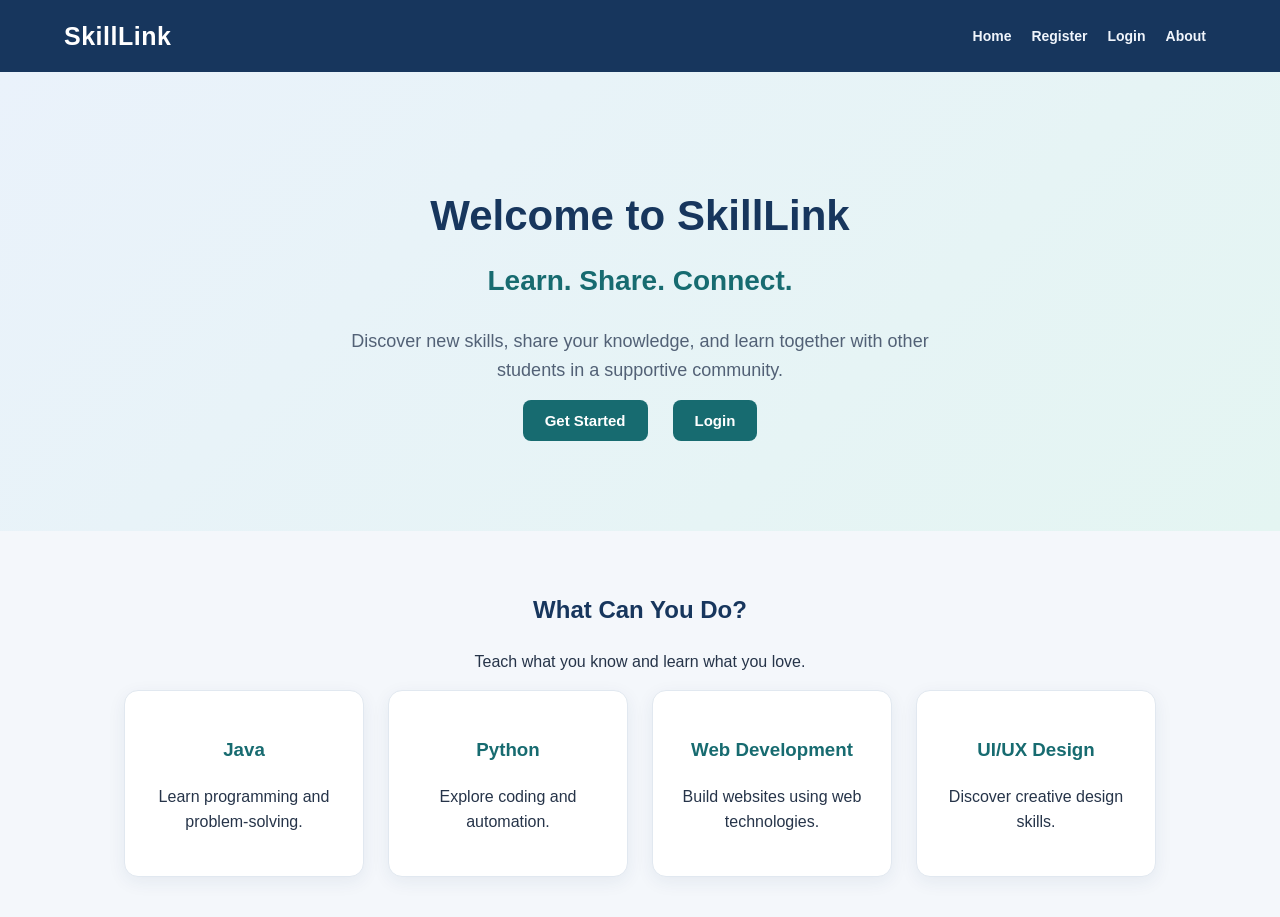
<file: index.html>
<!doctype html>
<html lang="en">
  <head>
    <meta charset="UTF-8" />
    <meta name="viewport" content="width=device-width, initial-scale=1.0" />
    <title>SkillLink - Learn. Share. Connect.</title>
    <link rel="stylesheet" href="style.css" />
  </head>
  <body>
    <nav>
      <div class="logo">SkillLink</div>

      <div class="nav-links">
        <a href="index.html">Home</a>
        <a href="register.html" id="registerLink">Register</a>
        <a href="login.html" id="loginLink">Login</a>
        <a href="dashboard.html" id="dashboardLink" style="display: none">
          Dashboard
        </a>
        <a href="about.html">About</a>
        <button
          id="logoutButton"
          onclick="logout()"
          style="display: none; margin: 5px"
        >
          Logout
        </button>
      </div>
    </nav>

    <section class="hero">
      <h1>Welcome to SkillLink</h1>
      <h2>Learn. Share. Connect.</h2>
      <p>
        Discover new skills, share your knowledge, and learn together with other
        students in a supportive community.
      </p>

      <p>
        <a href="register.html" id="getStartedLink">
          <button type="button">Get Started</button>
        </a>
        <a href="login.html" id="heroLoginLink">
          <button type="button">Login</button>
        </a>
        <a href="dashboard.html" id="heroDashboardLink" style="display: none">
          <button type="button">Go to Dashboard</button>
        </a>
      </p>
    </section>

    <section class="skills">
      <h2>What Can You Do?</h2>
      <p>Teach what you know and learn what you love.</p>

      <div class="skill-container">
        <div class="skill-card">
          <h3>Java</h3>
          <p>Learn programming and problem-solving.</p>
        </div>

        <div class="skill-card">
          <h3>Python</h3>
          <p>Explore coding and automation.</p>
        </div>

        <div class="skill-card">
          <h3>Web Development</h3>
          <p>Build websites using web technologies.</p>
        </div>

        <div class="skill-card">
          <h3>UI/UX Design</h3>
          <p>Discover creative design skills.</p>
        </div>
      </div>
    </section>

    <script>
      let email = localStorage.getItem("userEmail");
      

      if (email != null && email.trim() !== "") {
        document.getElementById("registerLink").style.display = "none";
        document.getElementById("loginLink").style.display = "none";
        document.getElementById("dashboardLink").style.display = "inline-block";
        document.getElementById("logoutButton").style.display = "inline-block";
        document.getElementById("getStartedLink").style.display = "none";
        document.getElementById("heroLoginLink").style.display = "none";
        document.getElementById("heroDashboardLink").style.display =
          "inline-block";
      }

      function logout() {
        localStorage.removeItem("userEmail");
        window.location.href = "index.html";
      }
    </script>
    <script>
      let email = localStorage.getItem("userEmail");

      if (email != null && email.trim() !== "") {
        window.location.replace("dashboard.html");
      }
    </script>
    
<script>
  (function () {
    const savedEmail = localStorage.getItem("userEmail");

    if (savedEmail && savedEmail.trim() !== "") {
      window.location.replace("dashboard.html");
    }
  })();
</script>

<script>
  const savedEmail = localStorage.getItem("userEmail");

  if (savedEmail && savedEmail.trim() !== "") {
    document.getElementById("registerLink").style.display = "none";
    document.getElementById("loginLink").style.display = "none";
    document.getElementById("dashboardLink").style.display = "inline-block";
    document.getElementById("logoutButton").style.display = "inline-block";
    document.getElementById("getStartedLink").style.display = "none";
    document.getElementById("heroLoginLink").style.display = "none";
    document.getElementById("heroDashboardLink").style.display = "inline-block";
  }

  function logout() {
    localStorage.removeItem("userEmail");
    window.location.href = "index.html";
  }
</script>
</body>
</html>

</body>
</html>

  </body>
</html>
</file>
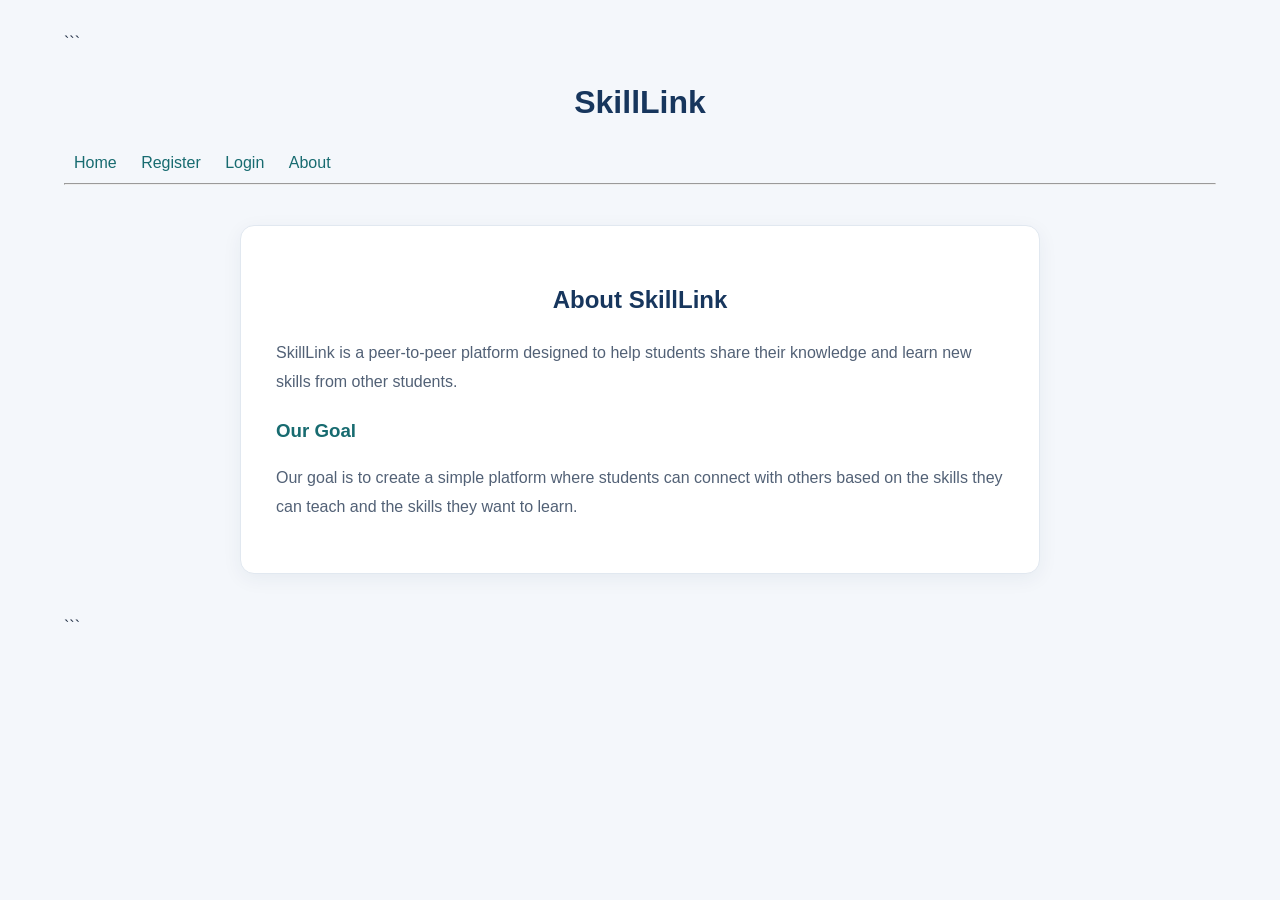
<file: about.html>
<!DOCTYPE html>

<html>
<head>
    <title>About - SkillLink</title>
    <link rel="stylesheet" href="style.css">
</head>

<body>
    <div class="container">

```
<h1>SkillLink</h1>

<a href="index.html">Home</a>
<a href="register.html">Register</a>
<a href="login.html">Login</a>
<a href="about.html">About</a>

<hr>
<div class="about-container">

<h2>About SkillLink</h2>

<p>
    SkillLink is a peer-to-peer platform designed to help
    students share their knowledge and learn new skills
    from other students.
</p>

<h3>Our Goal</h3>

<p>
    Our goal is to create a simple platform where students
    can connect with others based on the skills they can
    teach and the skills they want to learn.
</p>
</div>
```
</div>
</body>
</html>
</file>
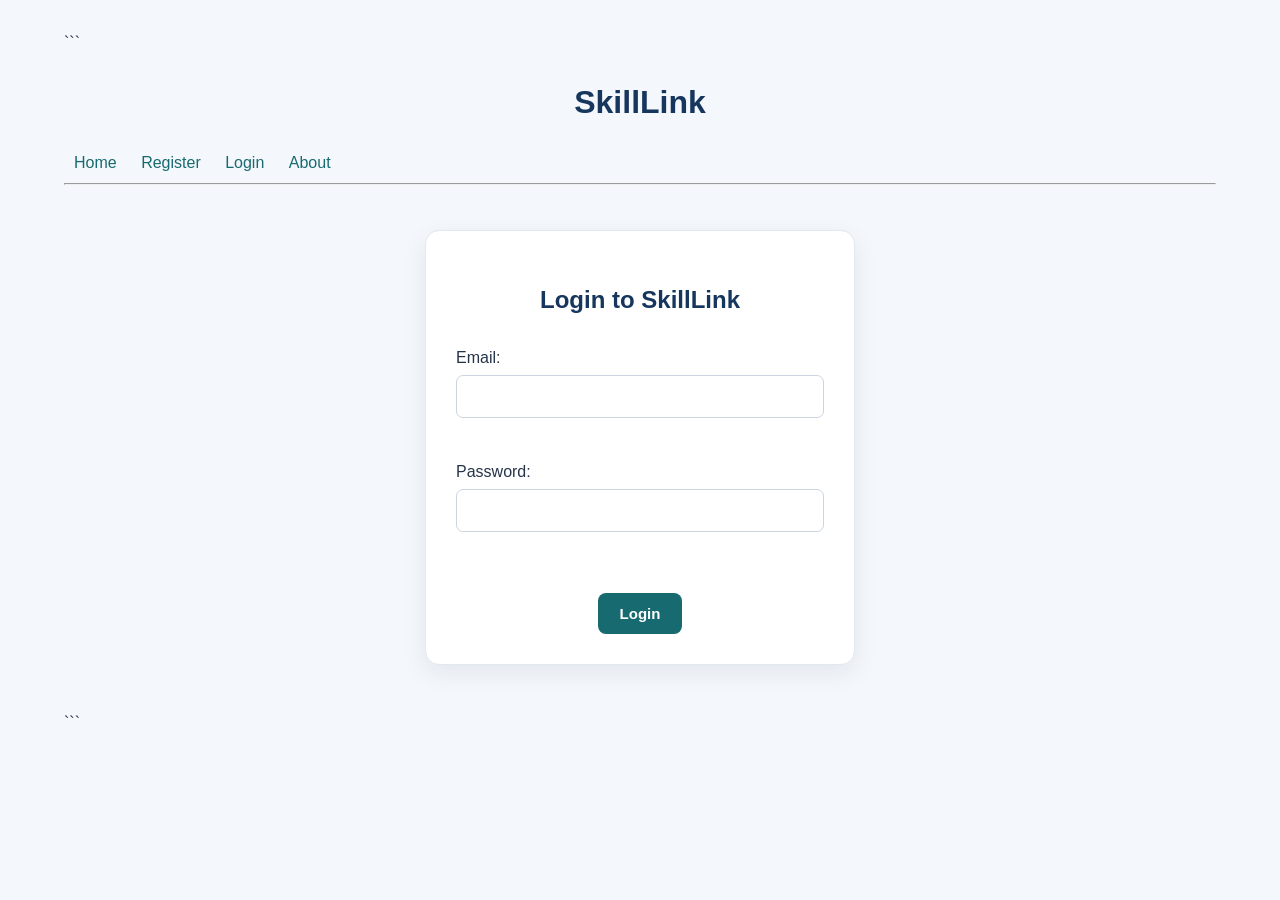
<file: add-video.html>
<!doctype html>
<html>
  <head>
    <title>Add Teaching Video - SkillLink</title>
    <link rel="stylesheet" href="style.css" />
  </head>

  <body>
    <div class="container">
      <h1>SkillLink</h1>

      <a href="index.html">Home</a>
      <a href="dashboard.html">Dashboard</a>
      <a href="students.html">Find Students</a>
      <a href="requests.html">Requests</a>
      <a href="connections.html">Connections</a>
      <a href="add-video.html">Add Video</a>
      <a href="videos.html">Learning Videos</a>
      <a href="doubts.html">Doubt Discussion</a>
      <a href="about.html">About</a>
      <button onclick="logout()">Logout</button>

      <hr />

      <div class="about-container">
        <h2>Add a Teaching Video</h2>
        <p>Share a video to help others learn the skill you teach.</p>

        <form id="videoForm">
          <label for="title">Video Title</label>
          <input
            type="text"
            id="title"
            placeholder="Example: Java Basics"
            required
          />

          <label for="skill">Skill Being Taught</label>
          <input type="text" id="skill" placeholder="Example: Java" required />

          <label for="videoUrl">YouTube Video Link</label>
          <input
            type="url"
            id="videoUrl"
            placeholder="Paste the YouTube link"
            required
          />

          <button type="submit">Add Video</button>
        </form>

        <p id="message"></p>
      </div>
    </div>

    <script>
      let email = localStorage.getItem("userEmail");

      if (email == null) {
        window.location.href = "login.html";
      }

      document
        .getElementById("videoForm")
        .addEventListener("submit", function (event) {
          event.preventDefault();

          let title = document.getElementById("title").value.trim();
          let skill = document.getElementById("skill").value.trim();
          let videoUrl = document.getElementById("videoUrl").value.trim();

          if (!email) {
            window.location.href = "login.html";
            return;
          }

          if (
            !/^https:\/\/(www\.)?(youtube\.com\/watch\?v=|youtu\.be\/)[^\s]+/.test(
              videoUrl,
            )
          ) {
            document.getElementById("message").textContent =
              "Please enter a valid YouTube video link.";
            return;
          }

          let data = new URLSearchParams({
            teacherEmail: email,
            title: title,
            skill: skill,
            videoUrl: videoUrl,
          });

          fetch("http://localhost:8080/addVideo", {
            method: "POST",
            body: data,
          })
            .then((response) => response.text())
            .then((result) => {
              document.getElementById("message").textContent = result;

              if (result.trim() === "Video added successfully!") {
                document.getElementById("videoForm").reset();
              }
            })
            .catch(() => {
              document.getElementById("message").textContent =
                "Server connection failed.";
            });
        });
      function logout() {
        localStorage.removeItem("userEmail");
        window.location.href = "login.html";
      }
    </script>
  </body>
</html>
</file>
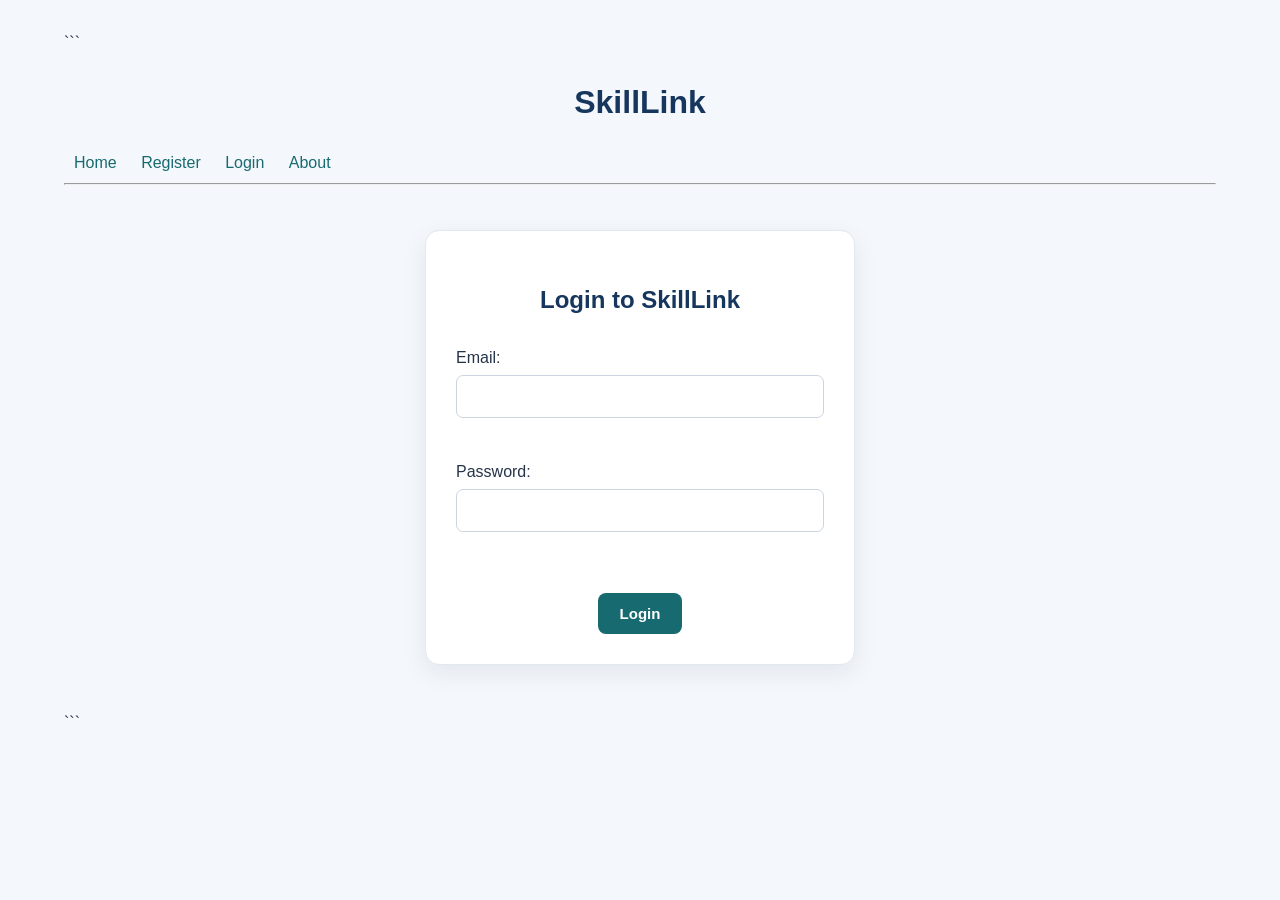
<file: connections.html>
<!doctype html>
<html>
  <head>
    <title>Connections - SkillLink</title>
    <link rel="stylesheet" href="style.css" />
  </head>

  <body>
    <div class="container">
      <h1>SkillLink</h1>

      <a href="index.html">Home</a>
      <a href="dashboard.html">Dashboard</a>
      <a href="students.html">Find Students</a>
      <a href="requests.html">Requests</a>
      <a href="connections.html">Connections</a>
      <a href="add-video.html">Add Video</a>
      <a href="videos.html">Learning Videos</a>
      <a href="doubts.html">Doubt Discussion</a>
      <a href="about.html">About</a>
      <button onclick="logout()">Logout</button>

      <hr />

      <div class="about-container">
        <h2>My Connections</h2>

        <div id="connectionsList"></div>
      </div>
    </div>
    <script>
      let email = localStorage.getItem("userEmail");
      if (email == null) {
        window.location.href = "login.html";
      }

      if (email != null) {
        fetch("http://localhost:8080/connections?email=" + email)
          .then((response) => response.text())
          .then((result) => {
            let connections = result.split("||");

            let list = document.getElementById("connectionsList");

            for (let i = 0; i < connections.length; i++) {
              if (connections[i] != "") {
                let values = connections[i].split("|");

                let connection = document.createElement("div");

                connection.innerHTML =
                  "<h3>" +
                  values[0] +
                  "</h3>" +
                  "<p>Email: " +
                  values[1] +
                  "</p>" +
                  "<p>Can Teach: " +
                  values[2] +
                  "</p>";

                list.appendChild(connection);
              }
            }
          });
      }
      function logout() {
        localStorage.removeItem("userEmail");
        window.location.href = "login.html";
      }
    </script>
  </body>
</html>
</file>
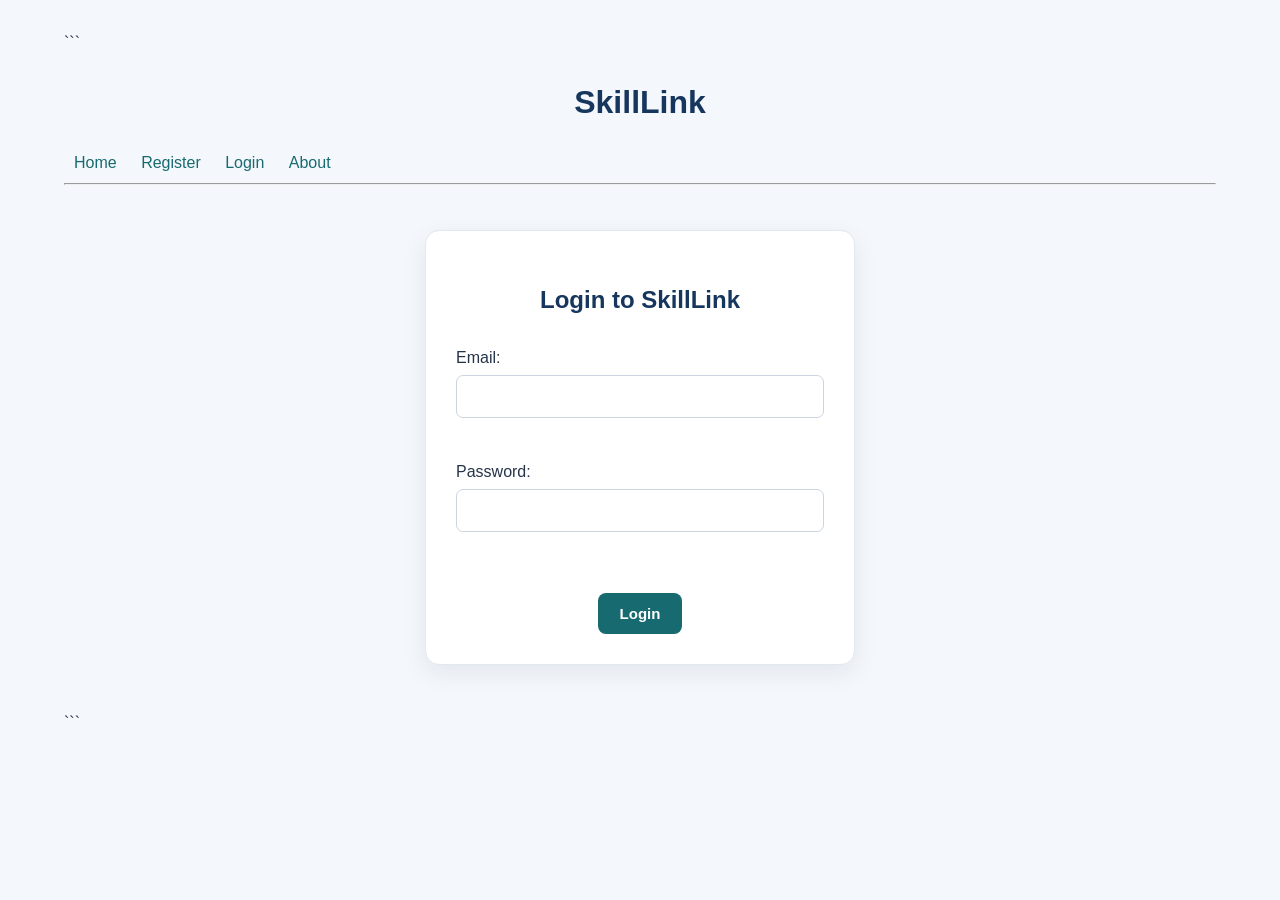
<file: dashboard.html>
<!doctype html>
<html>
  <head>
    <title>Dashboard - SkillLink</title>
    <link rel="stylesheet" href="style.css" />
  </head>

  <body>
    <div class="container">
      <h1>SkillLink</h1>

      <a href="index.html">Home</a>
      <a href="dashboard.html">Dashboard</a>
      <a href="students.html">Find Students</a>
      <a href="requests.html">Requests</a>
      <a href="connections.html">Connections</a>
      <a href="add-video.html">Add Video</a>
      <a href="videos.html">Learning Videos</a>
      <a href="doubts.html">Doubt Discussion</a>
      <a href="about.html">About</a>
      <button onclick="logout()">Logout</button>

      <hr />

      <div class="container dashboard-page">
        <h2>Student Dashboard</h2>

        <h3>Welcome to SkillLink!</h3>

        <p>Manage your skills and connect with other students.</p>

        <h3>My Profile</h3>

        <p>Name: <span id="name"></span></p>

        <p>Email: <span id="email"></span></p>

        <h3>My Skills</h3>

        <p>Skill I Can Teach: <span id="teachSkill"></span></p>

        <p>Skill I Want to Learn: <span id="learnSkill"></span></p>

        <h3>Find Students</h3>

        <p>Connect with students who have the skills you want to learn.</p>

        <button onclick="window.location.href = 'students.html'">
          Find Students
        </button>
      </div>
    </div>
    <script>
      let email = localStorage.getItem("userEmail");

      if (email == null) {
        window.location.href = "login.html";
      }

      if (email != null) {
        fetch("http://localhost:8080/profile?email=" + email)
          .then((response) => response.text())
          .then((result) => {
            let values = result.split("|");

            document.getElementById("name").innerText = values[0];
            document.getElementById("email").innerText = values[1];
            document.getElementById("teachSkill").innerText = values[2];
            document.getElementById("learnSkill").innerText = values[3];
          });
      }
      function logout() {
        localStorage.removeItem("userEmail");

        window.location.href = "login.html";
      }
    </script>
  </body>
</html>
</file>
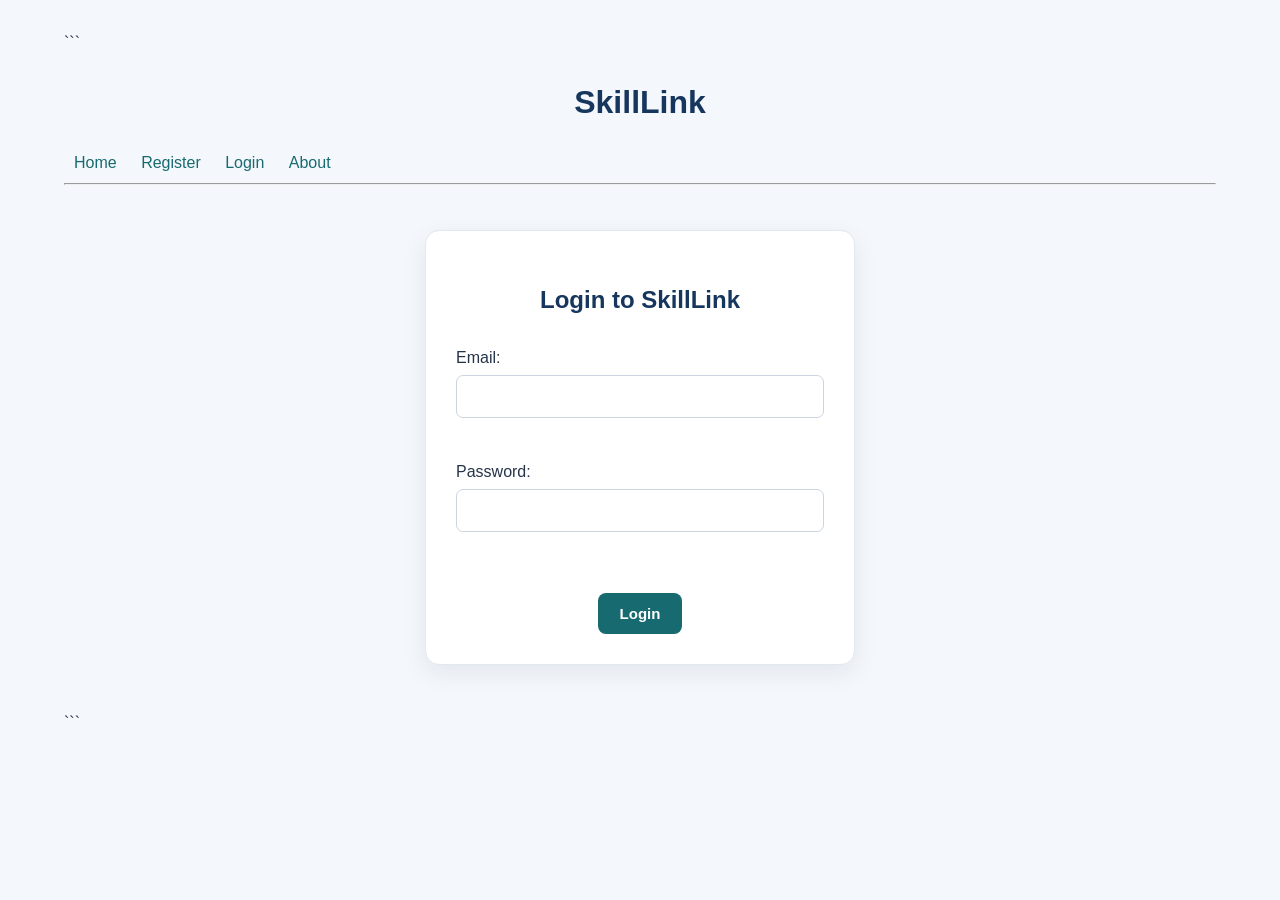
<file: doubts.html>
<!doctype html>
<html>
  <head>
    <title>Doubt Discussion - SkillLink</title>
    <link rel="stylesheet" href="style.css" />
  </head>

  <body>
    <div class="container">
      <h1>SkillLink</h1>

      <a href="index.html">Home</a>
      <a href="dashboard.html">Dashboard</a>
      <a href="students.html">Find Students</a>
      <a href="requests.html">Requests</a>
      <a href="connections.html">Connections</a>
      <a href="add-video.html">Add Video</a>
      <a href="videos.html">Learning Videos</a>
      <a href="doubts.html">Doubt Discussion</a>
      <a href="about.html">About</a>
      <button onclick="logout()">Logout</button>

      <hr />

      <div class="about-container">
        <h2>Doubt Discussion</h2>
        <p>Choose a connected student to ask or answer doubts.</p>

        <label for="studentSelect">Connected Students</label>
        <select id="studentSelect">
          <option value="">Select a student</option>
        </select>

        <div id="messagesList">
          Select a connected student to view messages.
        </div>

        <form id="messageForm">
          <textarea
            id="message"
            placeholder="Type your doubt or reply..."
            required
          ></textarea>
          <button type="submit">Send Message</button>
        </form>

        <p id="statusMessage"></p>
      </div>
    </div>

    <script>
      let email = localStorage.getItem("userEmail");
      let selectedEmail = "";

      if (!email) {
        window.location.href = "login.html";
      } else {
        loadConnections();
      }

      function loadConnections() {
        fetch(
          "http://localhost:8080/doubtConnections?email=" +
            encodeURIComponent(email),
        )
          .then((response) => response.text())
          .then((result) => {
            let select = document.getElementById("studentSelect");

            if (result.trim() == "") {
              select.innerHTML = '<option value="">No connections yet</option>';
              return;
            }

            let students = result.split("||");

            for (let i = 0; i < students.length; i++) {
              if (students[i] != "") {
                let values = students[i].split("|");
                let option = document.createElement("option");

                option.value = values[1];
                option.textContent = values[0] + " (" + values[1] + ")";

                select.appendChild(option);
              }
            }
          })
          .catch(() => {
            document.getElementById("statusMessage").textContent =
              "Could not load connections. Check whether the server is running.";
          });
      }

      document
        .getElementById("studentSelect")
        .addEventListener("change", function () {
          selectedEmail = this.value;

          if (selectedEmail == "") {
            document.getElementById("messagesList").textContent =
              "Select a connected student to view messages.";
            return;
          }

          loadMessages();
        });

      function loadMessages() {
        fetch(
          "http://localhost:8080/messages?email=" +
            encodeURIComponent(email) +
            "&otherEmail=" +
            encodeURIComponent(selectedEmail),
        )
          .then(async (response) => {
            let result = await response.text();

            if (!response.ok) {
              throw new Error(result);
            }

            return result;
          })
          .then((result) => {
            let list = document.getElementById("messagesList");
            list.innerHTML = "";

            if (result.trim() == "") {
              list.textContent = "No messages yet. Start the conversation!";
              return;
            }

            let messages = result.split("||");

            for (let i = 0; i < messages.length; i++) {
              if (messages[i] != "") {
                let values = messages[i].split("|");
                let item = document.createElement("div");
                let text = document.createElement("p");
                let time = document.createElement("small");

                text.textContent =
                  (values[0] == email ? "You: " : "Them: ") + values[2];

                time.textContent = values[3];

                item.appendChild(text);
                item.appendChild(time);
                list.appendChild(item);
              }
            }
          })
          .catch((error) => {
            document.getElementById("messagesList").textContent =
              error.message || "Could not load messages.";
          });
      }

      document
        .getElementById("messageForm")
        .addEventListener("submit", function (event) {
          event.preventDefault();

          let message = document.getElementById("message").value.trim();

          if (selectedEmail == "") {
            document.getElementById("statusMessage").textContent =
              "Please select a connected student first.";
            return;
          }

          if (message == "") {
            return;
          }

          let data = new URLSearchParams({
            senderEmail: email,
            receiverEmail: selectedEmail,
            message: message,
          });

          fetch("http://localhost:8080/sendMessage", {
            method: "POST",
            body: data,
          })
            .then(async (response) => {
              let result = await response.text();

              if (!response.ok) {
                throw new Error(result);
              }

              return result;
            })
            .then((result) => {
              document.getElementById("statusMessage").textContent = result;
              document.getElementById("message").value = "";
              loadMessages();
            })
            .catch((error) => {
              document.getElementById("statusMessage").textContent =
                error.message || "Could not send message.";
            });
        });
    </script>
    <script>
      function logout() {
        localStorage.removeItem("userEmail");
        window.location.href = "login.html";
      }
    </script>
  </body>
</html>
</file>
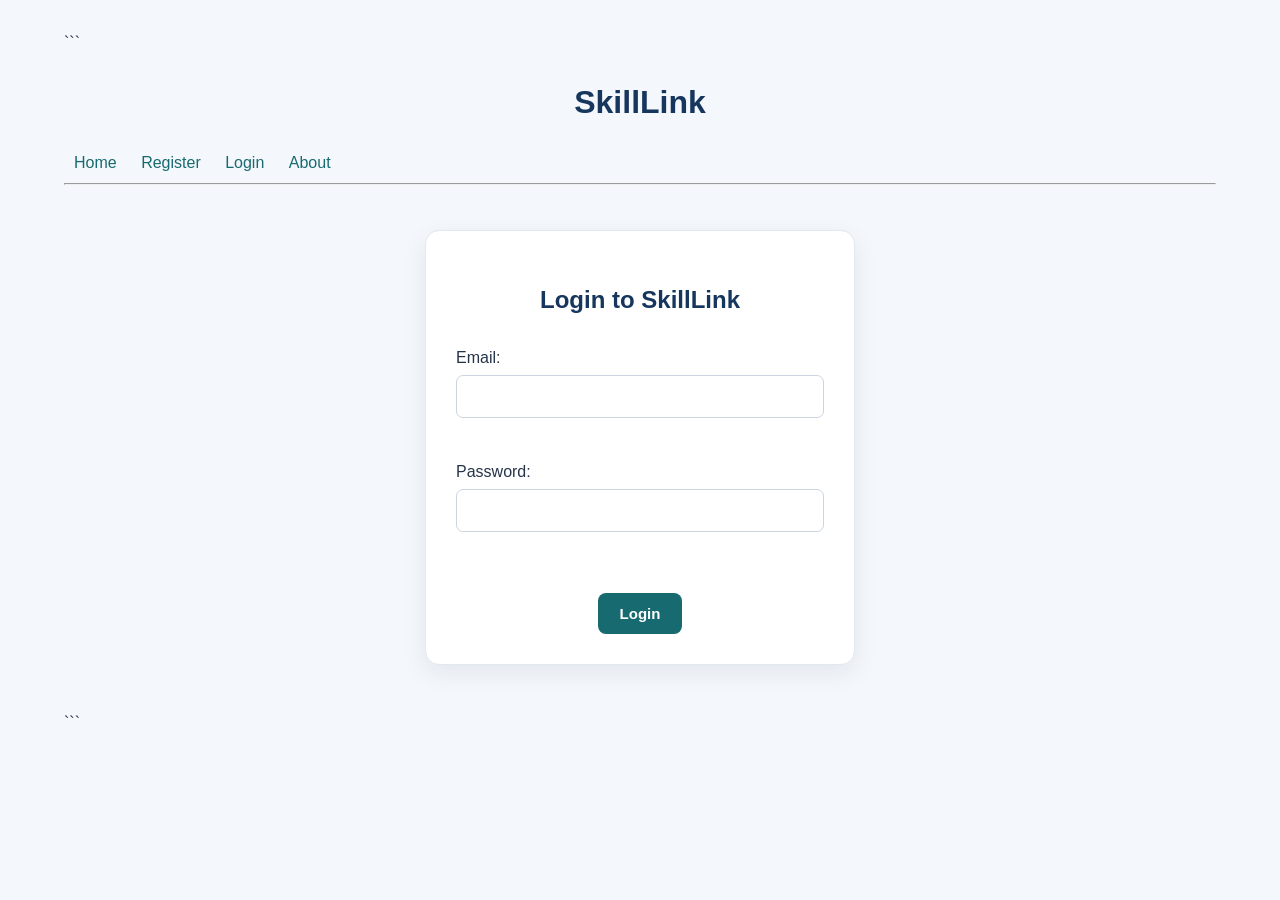
<file: login.html>
<!doctype html>

<html>
  <head>
    <title>Login - SkillLink</title>
    <link rel="stylesheet" href="style.css" />
  </head>

  <body>
    <div class="container">
      ```
      <h1>SkillLink</h1>

      <a href="index.html">Home</a>
      <a href="register.html">Register</a>
      <a href="login.html">Login</a>
      <a href="about.html">About</a>

      <hr />
      <div class="form-container">
        <h2>Login to SkillLink</h2>

        <form id="loginForm">
          <label>Email:</label>
          <input type="email" id="loginEmail" />

          <br /><br />

          <label>Password:</label>
          <input type="password" id="loginPassword" />

          <br /><br />

          <button type="submit">Login</button>
        </form>
      </div>
      ```
    </div>
    <script src="script.js"></script>
  </body>
</html>
</file>
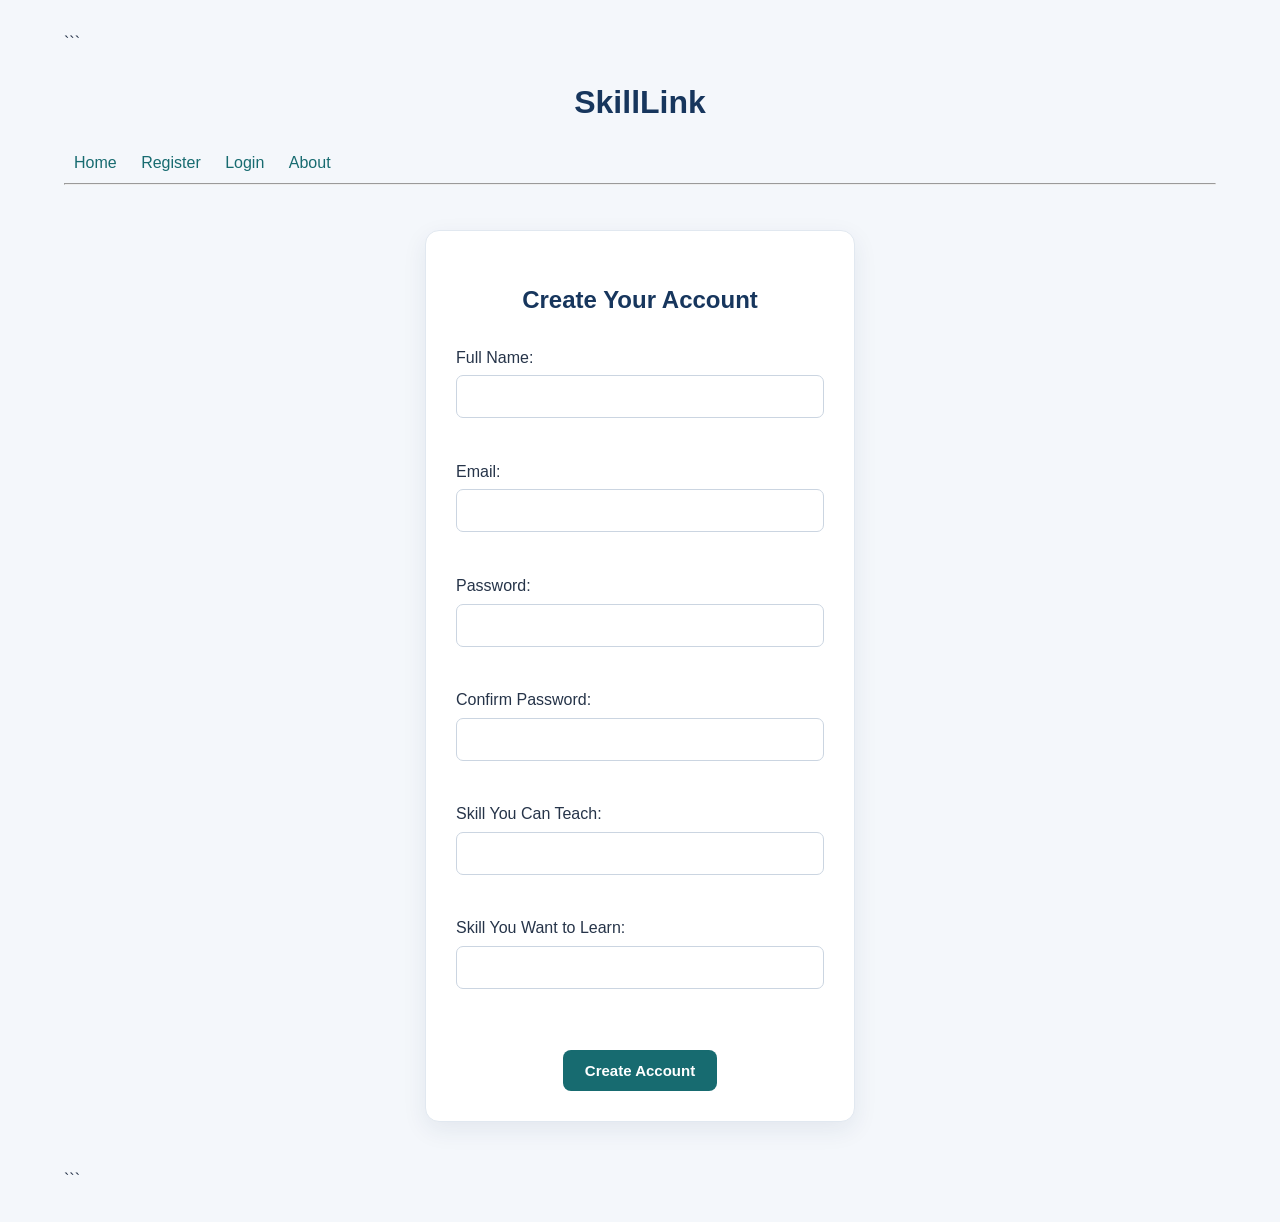
<file: register.html>
<!DOCTYPE html>

<html>
<head>
    <title>Register - SkillLink</title>
    <link rel="stylesheet" href="style.css">
</head>

<body>
    <div class="container">

```
<h1>SkillLink</h1>

<a href="index.html">Home</a>
<a href="register.html">Register</a>
<a href="login.html">Login</a>
<a href="about.html">About</a>

<hr>
<div class="form-container">
<h2>Create Your Account</h2>

<form id="registerForm">

    <label>Full Name:</label>
    <input type="text" id="name">

    <br><br>

    <label>Email:</label>
    <input type="email" id="email">

    <br><br>

    <label>Password:</label>
    <input type="password" id="password">

    <br><br>

    <label>Confirm Password:</label>
    <input type="password" id="confirmPassword">

    <br><br>

    <label>Skill You Can Teach:</label>
    <input type="text" id="teachSkill">

    <br><br>

    <label>Skill You Want to Learn:</label>
    <input type="text" id="learnSkill">

    <br><br>

    <button type="submit">Create Account</button>

</form>
</div>
```
</div>
<script src="script.js"></script>
</body>
</html>
</file>
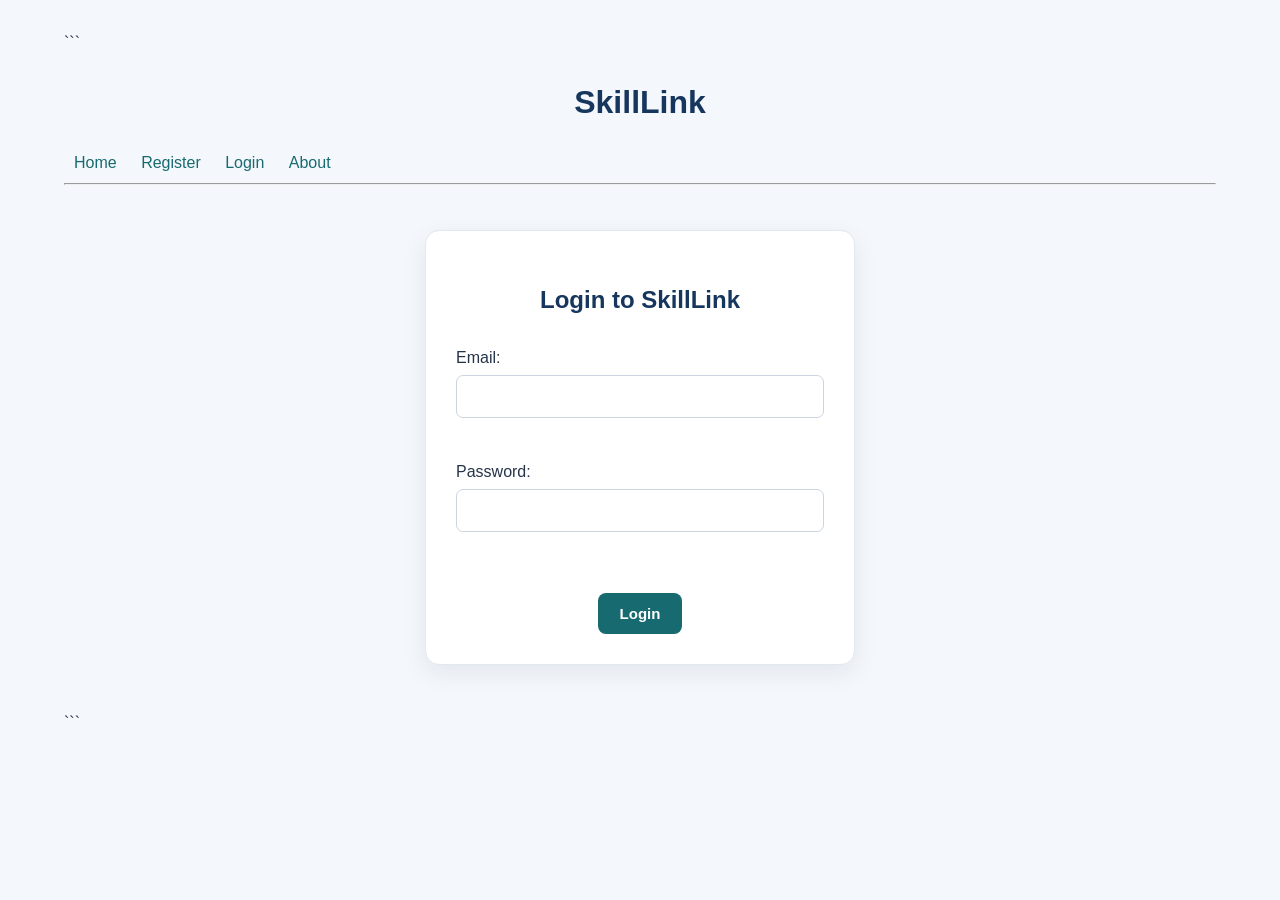
<file: requests.html>
```html
<!doctype html>
<html>
  <head>
    <title>Requests - SkillLink</title>
    <link rel="stylesheet" href="style.css" />
  </head>

  <body>
    <div class="container">
      <h1>SkillLink</h1>

      <a href="index.html">Home</a>
      <a href="dashboard.html">Dashboard</a>
      <a href="students.html">Find Students</a>
      <a href="requests.html">Requests</a>
      <a href="connections.html">Connections</a>
      <a href="add-video.html">Add Video</a>
      <a href="videos.html">Learning Videos</a>
      <a href="doubts.html">Doubt Discussion</a>
      <a href="about.html">About</a>
      <button onclick="logout()">Logout</button>

      <hr />

      <div class="about-container">
        <h2>My Requests</h2>
        <div id="requestsList">Loading requests...</div>
      </div>
    </div>

    <script>
      let email = localStorage.getItem("userEmail");
      let list = document.getElementById("requestsList");

      if (email == null) {
        window.location.href = "login.html";
      } else {
        fetch(
          "http://localhost:8080/requests?email=" + encodeURIComponent(email),
        )
          .then((response) => {
            if (!response.ok) {
              throw new Error("Unable to fetch requests");
            }
            return response.text();
          })
          .then((result) => {
            list.innerHTML = "";

            if (result.trim() == "") {
              list.innerText = "No requests received yet.";
              return;
            }

            let requests = result.split("||");

            for (let i = 0; i < requests.length; i++) {
              if (requests[i].trim() != "") {
                let values = requests[i].split("|");
                let senderEmail = values[0];
                let status = values[1];

                let request = document.createElement("div");

                let heading = document.createElement("h3");
                heading.innerText = "Request from: " + senderEmail;

                let statusText = document.createElement("p");
                statusText.innerText = "Status: " + status;

                request.appendChild(heading);
                request.appendChild(statusText);

                if (status == "Pending") {
                  let acceptButton = document.createElement("button");
                  acceptButton.innerText = "Accept";
                  acceptButton.onclick = function () {
                    updateRequest(senderEmail, "Accepted");
                  };

                  let rejectButton = document.createElement("button");
                  rejectButton.innerText = "Reject";
                  rejectButton.onclick = function () {
                    updateRequest(senderEmail, "Rejected");
                  };

                  request.appendChild(acceptButton);
                  request.appendChild(rejectButton);
                }

                list.appendChild(request);
              }
            }
          })
          .catch((error) => {
            list.innerText =
              "Could not load requests. Check whether the SkillLink server is running.";
          });
      }

      function updateRequest(senderEmail, status) {
        let receiverEmail = localStorage.getItem("userEmail");

        let data =
          "senderEmail=" +
          encodeURIComponent(senderEmail) +
          "&receiverEmail=" +
          encodeURIComponent(receiverEmail) +
          "&status=" +
          encodeURIComponent(status);

        fetch("http://localhost:8080/updateRequest", {
          method: "POST",
          headers: {
            "Content-Type": "application/x-www-form-urlencoded",
          },
          body: data,
        })
          .then((response) => response.text())
          .then((result) => {
            alert(result);
            window.location.reload();
          })
          .catch(() => {
            alert("Server connection failed.");
          });
      }
      function logout() {
        localStorage.removeItem("userEmail");
        window.location.href = "login.html";
      }
    </script>
  </body>
</html>
```
</file>
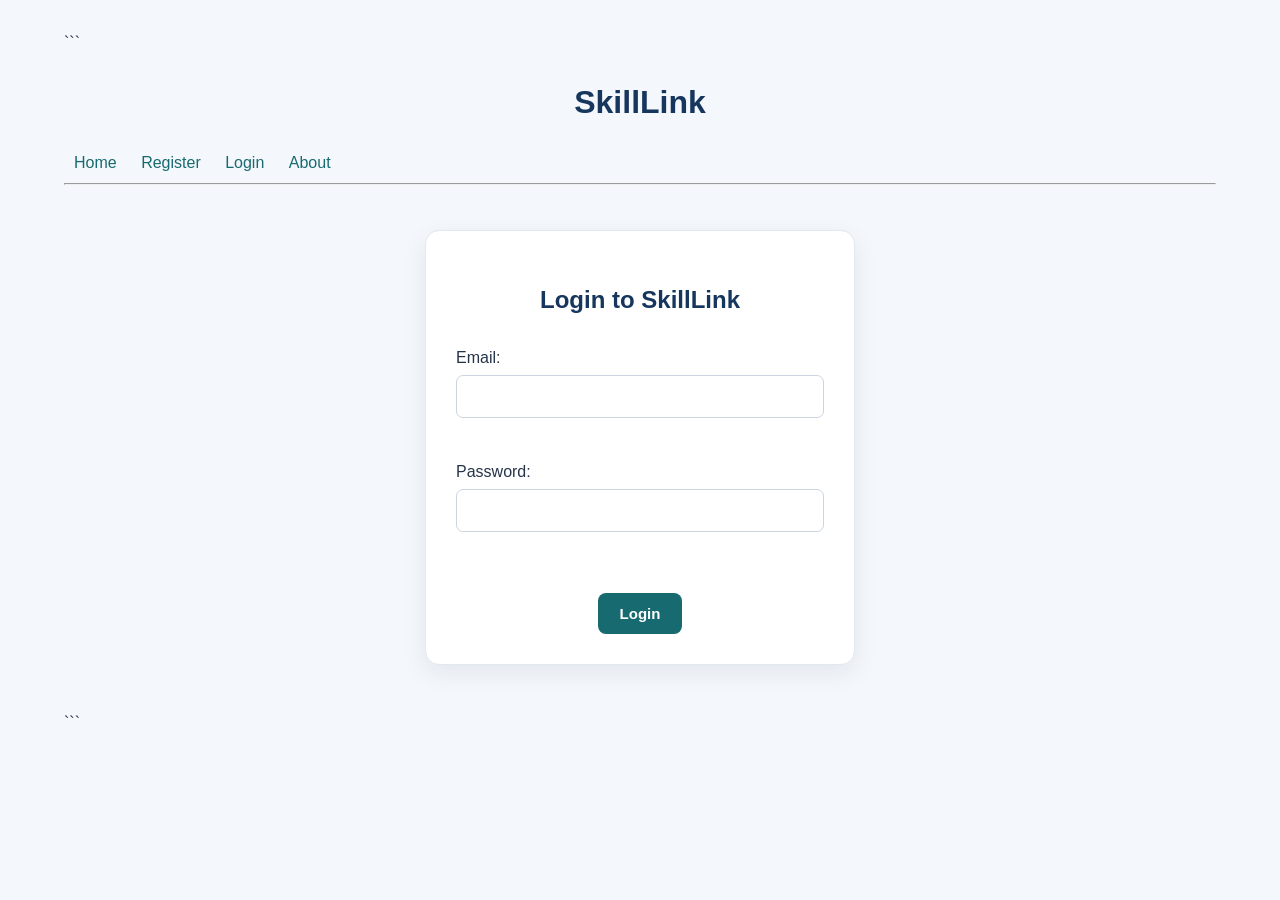
<file: students.html>
<!doctype html>
<html>
  <head>
    <title>Find Students - SkillLink</title>
    <link rel="stylesheet" href="style.css" />
  </head>

  <body>
    <div class="container">
      <h1>SkillLink</h1>

      <a href="index.html">Home</a>
      <a href="dashboard.html">Dashboard</a>
      <a href="students.html">Find Students</a>
      <a href="requests.html">Requests</a>
      <a href="connections.html">Connections</a>
      <a href="add-video.html">Add Video</a>
      <a href="videos.html">Learning Videos</a>
      <a href="doubts.html">Doubt Discussion</a>
      <a href="about.html">About</a>
      <button onclick="logout()">Logout</button>

      <hr />

      <div class="about-container">
        <h2>Find Students</h2>
        <p>Find students who can teach the skills you want to learn.</p>

        <div id="studentsList">Loading students...</div>
      </div>
    </div>

    <script>
      let email = localStorage.getItem("userEmail");
      let list = document.getElementById("studentsList");

      if (email == null) {
        window.location.href = "login.html";
      } else {
        loadStudents();
      }

      function loadStudents() {
        fetch(
          "http://localhost:8080/students?email=" + encodeURIComponent(email),
        )
          .then((response) => {
            if (!response.ok) {
              throw new Error("Could not load students");
            }
            return response.text();
          })
          .then((result) => {
            list.innerHTML = "";

            if (result.trim() == "") {
              list.innerHTML = "<p>No matching students found.</p>";
              return;
            }

            let students = result.split("||");

            for (let i = 0; i < students.length; i++) {
              if (students[i].trim() == "") {
                continue;
              }

              let values = students[i].split("|");

              if (values.length < 3) {
                continue;
              }

              let student = document.createElement("div");
              let name = document.createElement("h3");
              let emailText = document.createElement("p");
              let skillText = document.createElement("p");
              let statusText = document.createElement("p");
              let button = document.createElement("button");

              name.textContent = values[0];
              emailText.textContent = "Email: " + values[1];
              skillText.textContent = "Can Teach: " + values[2];

              button.textContent = "Checking request...";
              button.disabled = true;

              student.appendChild(name);
              student.appendChild(emailText);
              student.appendChild(skillText);
              student.appendChild(statusText);
              student.appendChild(button);
              list.appendChild(student);

              checkRequestStatus(values[1], statusText, button);
            }
          })
          .catch((error) => {
            list.textContent =
              "Could not load students. Check whether the Java server is running.";
            console.error(error);
          });
      }

      function checkRequestStatus(receiverEmail, statusText, button) {
        fetch(
          "http://localhost:8080/requestStatus?senderEmail=" +
            encodeURIComponent(email) +
            "&receiverEmail=" +
            encodeURIComponent(receiverEmail),
        )
          .then((response) => response.text())
          .then((status) => {
            status = status.trim();

            if (status == "Accepted") {
              statusText.textContent = "Status: Connected";
              button.textContent = "Connected";
              button.disabled = true;
            } else if (status == "Pending") {
              statusText.textContent = "Status: Request Pending";
              button.textContent = "Request Pending";
              button.disabled = true;
            } else {
              statusText.textContent = "Status: Not connected";
              button.textContent = "Send Request";
              button.disabled = false;

              button.onclick = function () {
                sendRequest(receiverEmail, button);
              };
            }
          })
          .catch((error) => {
            statusText.textContent = "Could not check request status.";
            button.textContent = "Try Again";
            button.disabled = false;

            button.onclick = function () {
              checkRequestStatus(receiverEmail, statusText, button);
            };

            console.error(error);
          });
      }

      function sendRequest(receiverEmail, button) {
        button.disabled = true;
        button.textContent = "Sending...";

        let data =
          "senderEmail=" +
          encodeURIComponent(email) +
          "&receiverEmail=" +
          encodeURIComponent(receiverEmail);

        fetch("http://localhost:8080/request", {
          method: "POST",
          headers: {
            "Content-Type": "application/x-www-form-urlencoded",
          },
          body: data,
        })
          .then((response) => response.text())
          .then((result) => {
            alert(result);

            if (result.includes("Request sent successfully")) {
              button.textContent = "Request Pending";
            } else if (result.includes("Already connected")) {
              button.textContent = "Connected";
            } else if (result.includes("Request already exists")) {
              button.textContent = "Request Already Exists";
            } else {
              button.textContent = "Send Request";
              button.disabled = false;
            }

            loadStudents();
          })
          .catch((error) => {
            alert("Server connection failed.");
            button.textContent = "Send Request";
            button.disabled = false;
            console.error(error);
          });
      }
      function logout() {
        localStorage.removeItem("userEmail");
        window.location.href = "login.html";
      }
    </script>
  </body>
</html>
</file>
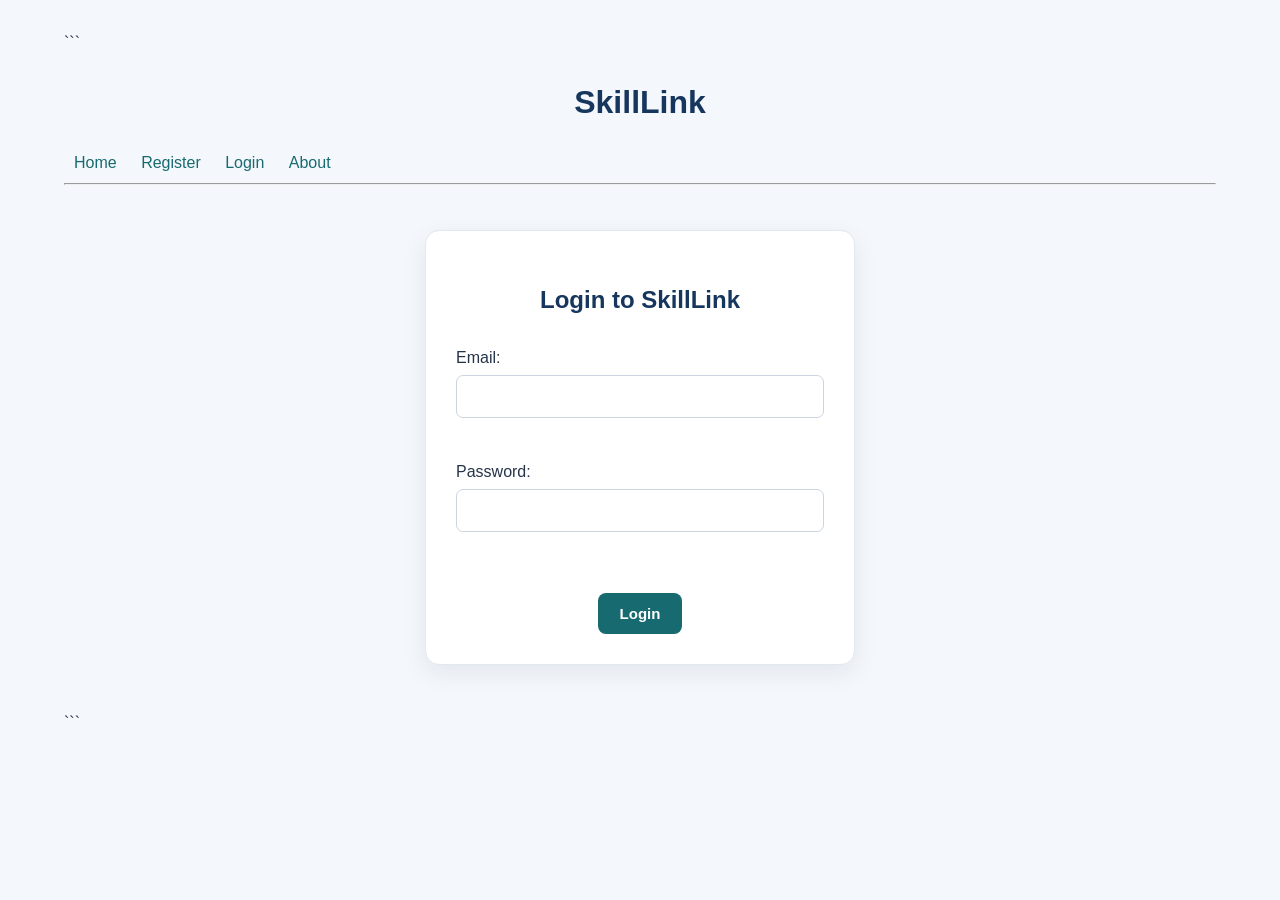
<file: videos.html>
<!doctype html>
<html>
  <head>
    <title>Learning Videos - SkillLink</title>
    <link rel="stylesheet" href="style.css" />
  </head>

  <body>
    <div class="container">
      <h1>SkillLink</h1>

      <a href="index.html">Home</a>
      <a href="dashboard.html">Dashboard</a>
      <a href="students.html">Find Students</a>
      <a href="requests.html">Requests</a>
      <a href="connections.html">Connections</a>
      <a href="add-video.html">Add Video</a>
      <a href="videos.html">Learning Videos</a>
      <a href="doubts.html">Doubt Discussion</a>
      <a href="about.html">About</a>
      <button onclick="logout()">Logout</button>

      <hr />

      <div class="about-container">
        <h2>Learning Videos</h2>
        <p>Explore videos shared by other SkillLink users.</p>
        <div id="videosList">Loading videos...</div>
      </div>
    </div>

    <script>
      let email = localStorage.getItem("userEmail");

      if (email == null) {
        window.location.href = "login.html";
      } else {
        fetch("http://localhost:8080/videos?email=" + encodeURIComponent(email))
          .then((response) => response.text())
          .then((result) => {
            let list = document.getElementById("videosList");
            list.innerHTML = "";

            if (result.trim() == "") {
              list.textContent = "No videos have been shared yet.";
              return;
            }

            let videos = result.split("||");

            for (let i = 0; i < videos.length; i++) {
              if (videos[i].trim() != "") {
                let values = videos[i].split("|");

                let video = document.createElement("div");
                let title = document.createElement("h3");
                let skill = document.createElement("p");
                let teacher = document.createElement("p");
                let link = document.createElement("a");

                title.textContent = values[0];
                skill.textContent = "Skill: " + values[1];
                teacher.textContent = "Shared by: " + values[2];
                link.textContent = "Watch Video";
                link.href = values[3];
                link.target = "_blank";
                link.rel = "noopener noreferrer";

                video.appendChild(title);
                video.appendChild(skill);
                video.appendChild(teacher);
                video.appendChild(link);

                list.appendChild(video);
              }
            }
          })
          .catch(() => {
            document.getElementById("videosList").textContent =
              "Could not load videos. Please check whether the server is running.";
          });
      }
    </script>
    <script>
      function logout() {
        localStorage.removeItem("userEmail");
        window.location.href = "login.html";
      }
    </script>
  </body>
</html>
</file>
<file: style.css>
/* General Page Styling */
* {
    box-sizing: border-box;
}

body {
    font-family: Arial, Helvetica, sans-serif;
    margin: 0;
    background-color: #f4f7fb;
    color: #263449;
    line-height: 1.6;
}

/* Headings */
h1 {
    text-align: center;
    color: #17365d;
}

h2 {
    color: #17365d;
}

h3 {
    color: #176b70;
}

/* Links */
a {
    margin: 10px;
    text-decoration: none;
    color: #176b70;
    transition: color 0.2s ease;
}

a:hover {
    color: #0d4f53;
}

/* Buttons */
button {
    padding: 12px 22px;
    background-color: #176b70;
    color: white;
    border: none;
    border-radius: 8px;
    font-size: 15px;
    font-weight: bold;
    cursor: pointer;
    transition: background-color 0.2s ease,
                transform 0.2s ease;
}

button:hover {
    background-color: #10565a;
    transform: translateY(-1px);
}

/* Main Container */
.container {
    width: 90%;
    max-width: 1200px;
    margin: 30px auto;
}

/* Navigation Bar */
nav {
    display: flex;
    justify-content: space-between;
    align-items: center;
    flex-wrap: wrap;
    gap: 12px;
    padding: 16px 5%;
    background-color: #17365d;
    box-shadow: 0 3px 12px rgba(23, 54, 93, 0.15);
}

.logo {
    color: white;
    font-size: 25px;
    font-weight: bold;
    letter-spacing: 0.5px;
}

.nav-links {
    display: flex;
    flex-wrap: wrap;
    align-items: center;
}

.nav-links a {
    color: #f0f5fc;
    margin: 5px 10px;
    font-size: 14px;
    font-weight: bold;
}

.nav-links a:hover {
    color: #65d6c4;
}

/* Homepage Hero Section */
.hero {
    text-align: center;
    padding: 75px 20px;
    background: linear-gradient(135deg, #eaf2fb, #e4f5f2);
}

.hero h1 {
    color: #17365d;
    font-size: 42px;
    margin-bottom: 10px;
}

.hero h2 {
    color: #176b70;
    font-size: 28px;
    margin-top: 10px;
}

.hero p {
    max-width: 650px;
    margin: 15px auto;
    color: #526176;
    font-size: 18px;
}

/* Skills Section */
.skills {
    text-align: center;
    padding: 40px 0;
}

.skill-container {
    display: flex;
    justify-content: center;
    gap: 24px;
    flex-wrap: wrap;
}

.skill-card {
    background-color: #ffffff;
    width: 240px;
    padding: 25px;
    border: 1px solid #e1e8f0;
    border-radius: 14px;
    box-shadow: 0 5px 18px rgba(23, 54, 93, 0.07);
    transition: transform 0.2s ease,
                box-shadow 0.2s ease;
}

.skill-card:hover {
    transform: translateY(-4px);
    box-shadow: 0 10px 25px rgba(23, 54, 93, 0.12);
}

.skill-card h3 {
    color: #176b70;
}

/* Registration and Login Forms */
.form-container {
    width: 90%;
    max-width: 430px;
    margin: 45px auto;
    padding: 30px;
    background-color: #ffffff;
    border: 1px solid #e1e8f0;
    border-radius: 14px;
    box-shadow: 0 8px 25px rgba(23, 54, 93, 0.08);
}

.form-container h2 {
    text-align: center;
    color: #17365d;
    margin-bottom: 25px;
}

.form-container input,
.form-container select,
.form-container textarea {
    width: 100%;
    padding: 12px;
    margin-top: 5px;
    margin-bottom: 15px;
    border: 1px solid #cbd5e1;
    border-radius: 7px;
    font-size: 15px;
    background-color: #ffffff;
    color: #263449;
}

.form-container input:focus,
.form-container select:focus,
.form-container textarea:focus {
    outline: none;
    border-color: #176b70;
    box-shadow: 0 0 0 3px rgba(23, 107, 112, 0.12);
}

.form-container button {
    display: block;
    margin: 20px auto 0;
}

/* About Page */
.about-container {
    background-color: #ffffff;
    margin: 40px auto;
    padding: 35px;
    max-width: 800px;
    border: 1px solid #e1e8f0;
    border-radius: 14px;
    box-shadow: 0 5px 20px rgba(23, 54, 93, 0.06);
}

.about-container h2 {
    text-align: center;
    color: #17365d;
}

.about-container h3 {
    color: #176b70;
}

.about-container p {
    line-height: 1.8;
    color: #526176;
}

/* Responsive Design */
@media (max-width: 600px) {
    nav {
        flex-direction: column;
        padding: 15px;
    }

    .nav-links {
        justify-content: center;
    }

    .nav-links a {
        margin: 5px;
    }

    .hero {
        padding: 45px 15px;
    }

    .hero h1 {
        font-size: 32px;
    }

    .hero h2 {
        font-size: 23px;
    }

    .container {
        width: 94%;
    }

    .form-container {
        padding: 22px;
    }

    .about-container {
        padding: 22px;
    }
}
/* Dashboard Improvements */
.dashboard-page > h1 {
    margin-bottom: 20px;
    font-size: 34px;
}

.dashboard-page > a {
    display: inline-block;
    padding: 8px 12px;
    margin: 4px 2px;
    border-radius: 6px;
    font-weight: bold;
}

.dashboard-page > a:hover {
    background-color: #e0f2f1;
}

.dashboard-page > hr {
    border: none;
    border-top: 1px solid #dce5ef;
    margin: 25px 0;
}

.dashboard-page .about-container {
    max-width: 900px;
    padding: 35px;
}

.dashboard-page .about-container h2 {
    font-size: 30px;
    margin-bottom: 25px;
}

.dashboard-page .about-container h3 {
    margin-top: 25px;
}

.dashboard-page .about-container p {
    padding: 10px 14px;
    background-color: #f4f7fb;
    border-radius: 7px;
}

.dashboard-page .about-container button {
    margin: 10px 0;
}

@media (max-width: 600px) {
    .dashboard-page .about-container {
        padding: 20px;
    }

    .dashboard-page > a {
        margin: 3px 0;
    }
}
</file>
